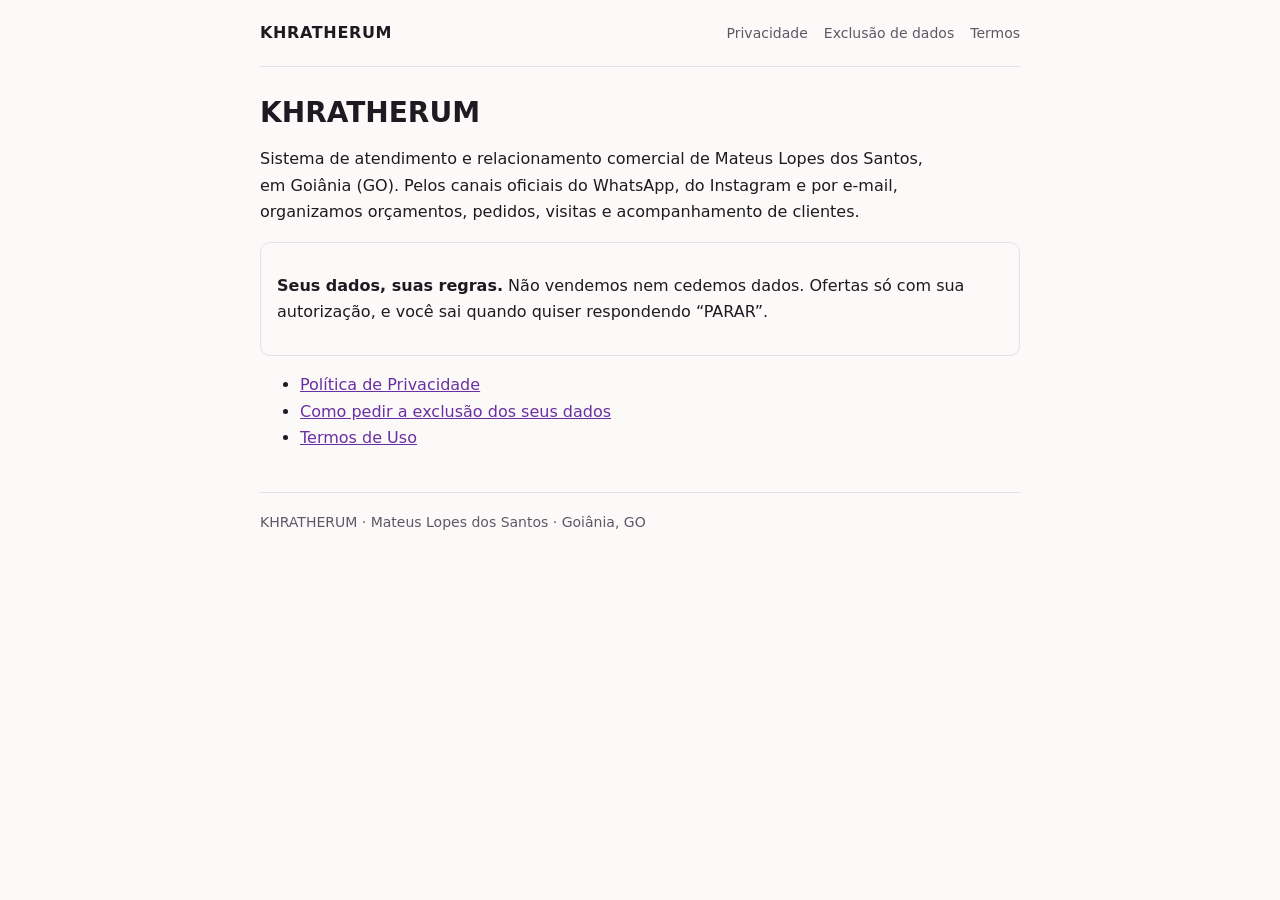
<file: index.html>
<!doctype html>
<html lang="pt-BR"><head><meta charset="utf-8"><meta name="viewport" content="width=device-width,initial-scale=1">
<title>KHRATHERUM</title><meta name="description" content="KHRATHERUM — atendimento e relacionamento comercial de Mateus Lopes dos Santos.">
<link rel="stylesheet" href="estilo.css"></head>
<body>
<header><a href="index.html">KHRATHERUM</a><nav><a href="privacidade.html">Privacidade</a><a href="exclusao-de-dados.html">Exclusão de dados</a><a href="termos.html">Termos</a></nav></header>
<main>
<h1>KHRATHERUM</h1>
<p>Sistema de atendimento e relacionamento comercial de Mateus Lopes dos Santos, em Goiânia (GO). Pelos canais oficiais do WhatsApp, do Instagram e por e-mail, organizamos orçamentos, pedidos, visitas e acompanhamento de clientes.</p>
<div class="caixa">
<p><b>Seus dados, suas regras.</b> Não vendemos nem cedemos dados. Ofertas só com sua autorização, e você sai quando quiser respondendo “PARAR”.</p>
</div>
<ul>
<li><a href="privacidade.html">Política de Privacidade</a></li>
<li><a href="exclusao-de-dados.html">Como pedir a exclusão dos seus dados</a></li>
<li><a href="termos.html">Termos de Uso</a></li>
</ul>
</main>
<footer>KHRATHERUM · Mateus Lopes dos Santos · Goiânia, GO</footer>
</body></html>
</file>
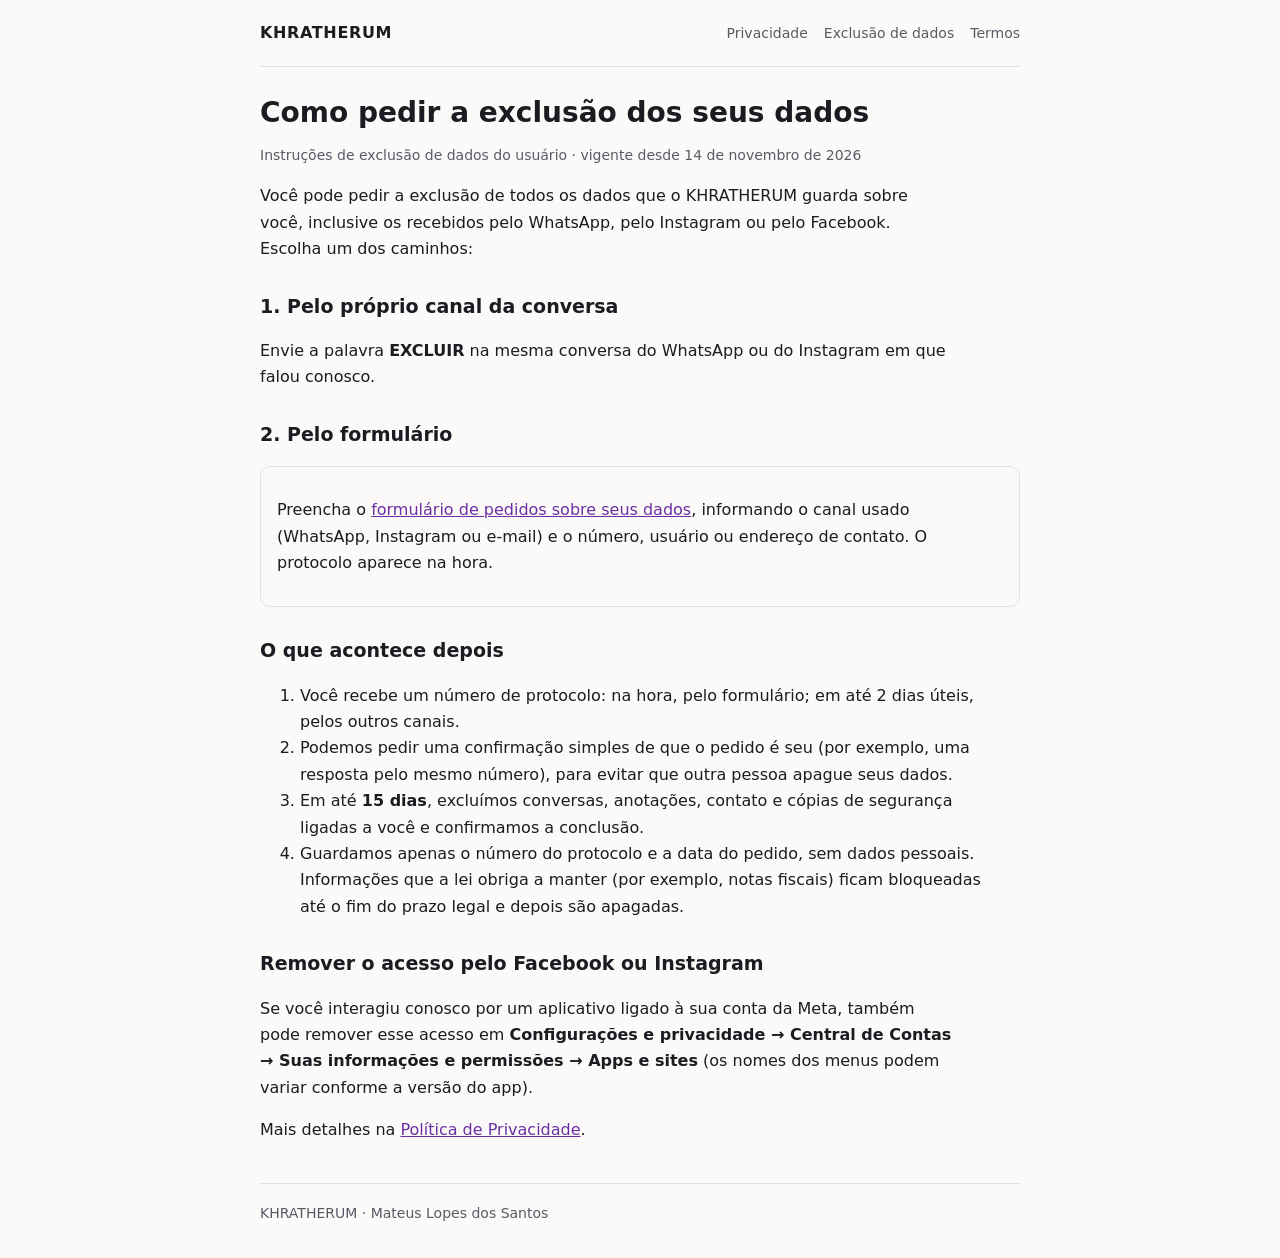
<file: exclusao-de-dados.html>
<!doctype html>
<html lang="pt-BR"><head><meta charset="utf-8"><meta name="viewport" content="width=device-width,initial-scale=1">
<title>Exclusão de Dados — KHRATHERUM</title><link rel="stylesheet" href="estilo.css"></head>
<body>
<header><a href="index.html">KHRATHERUM</a><nav><a href="privacidade.html">Privacidade</a><a href="exclusao-de-dados.html">Exclusão de dados</a><a href="termos.html">Termos</a></nav></header>
<main>
<h1>Como pedir a exclusão dos seus dados</h1>
<p class="data">Instruções de exclusão de dados do usuário · vigente desde 14 de novembro de 2026</p>

<p>Você pode pedir a exclusão de todos os dados que o KHRATHERUM guarda sobre você, inclusive os recebidos pelo WhatsApp, pelo Instagram ou pelo Facebook. Escolha um dos caminhos:</p>

<h2>1. Pelo próprio canal da conversa</h2>
<p>Envie a palavra <b>EXCLUIR</b> na mesma conversa do WhatsApp ou do Instagram em que falou conosco.</p>

<h2>2. Pelo formulário</h2>
<div class="caixa"><p>Preencha o <a href="https://mateus-satellite-c675d.tail157dbd.ts.net/privacidade">formulário de pedidos sobre seus dados</a>, informando o canal usado (WhatsApp, Instagram ou e-mail) e o número, usuário ou endereço de contato. O protocolo aparece na hora.</p></div>

<h2>O que acontece depois</h2>
<ol>
<li>Você recebe um número de protocolo: na hora, pelo formulário; em até 2 dias úteis, pelos outros canais.</li>
<li>Podemos pedir uma confirmação simples de que o pedido é seu (por exemplo, uma resposta pelo mesmo número), para evitar que outra pessoa apague seus dados.</li>
<li>Em até <b>15 dias</b>, excluímos conversas, anotações, contato e cópias de segurança ligadas a você e confirmamos a conclusão.</li>
<li>Guardamos apenas o número do protocolo e a data do pedido, sem dados pessoais. Informações que a lei obriga a manter (por exemplo, notas fiscais) ficam bloqueadas até o fim do prazo legal e depois são apagadas.</li>
</ol>

<h2>Remover o acesso pelo Facebook ou Instagram</h2>
<p>Se você interagiu conosco por um aplicativo ligado à sua conta da Meta, também pode remover esse acesso em <b>Configurações e privacidade → Central de Contas → Suas informações e permissões → Apps e sites</b> (os nomes dos menus podem variar conforme a versão do app).</p>

<p>Mais detalhes na <a href="privacidade.html">Política de Privacidade</a>.</p>
</main>
<footer>KHRATHERUM · Mateus Lopes dos Santos</footer>
</body></html>
</file>
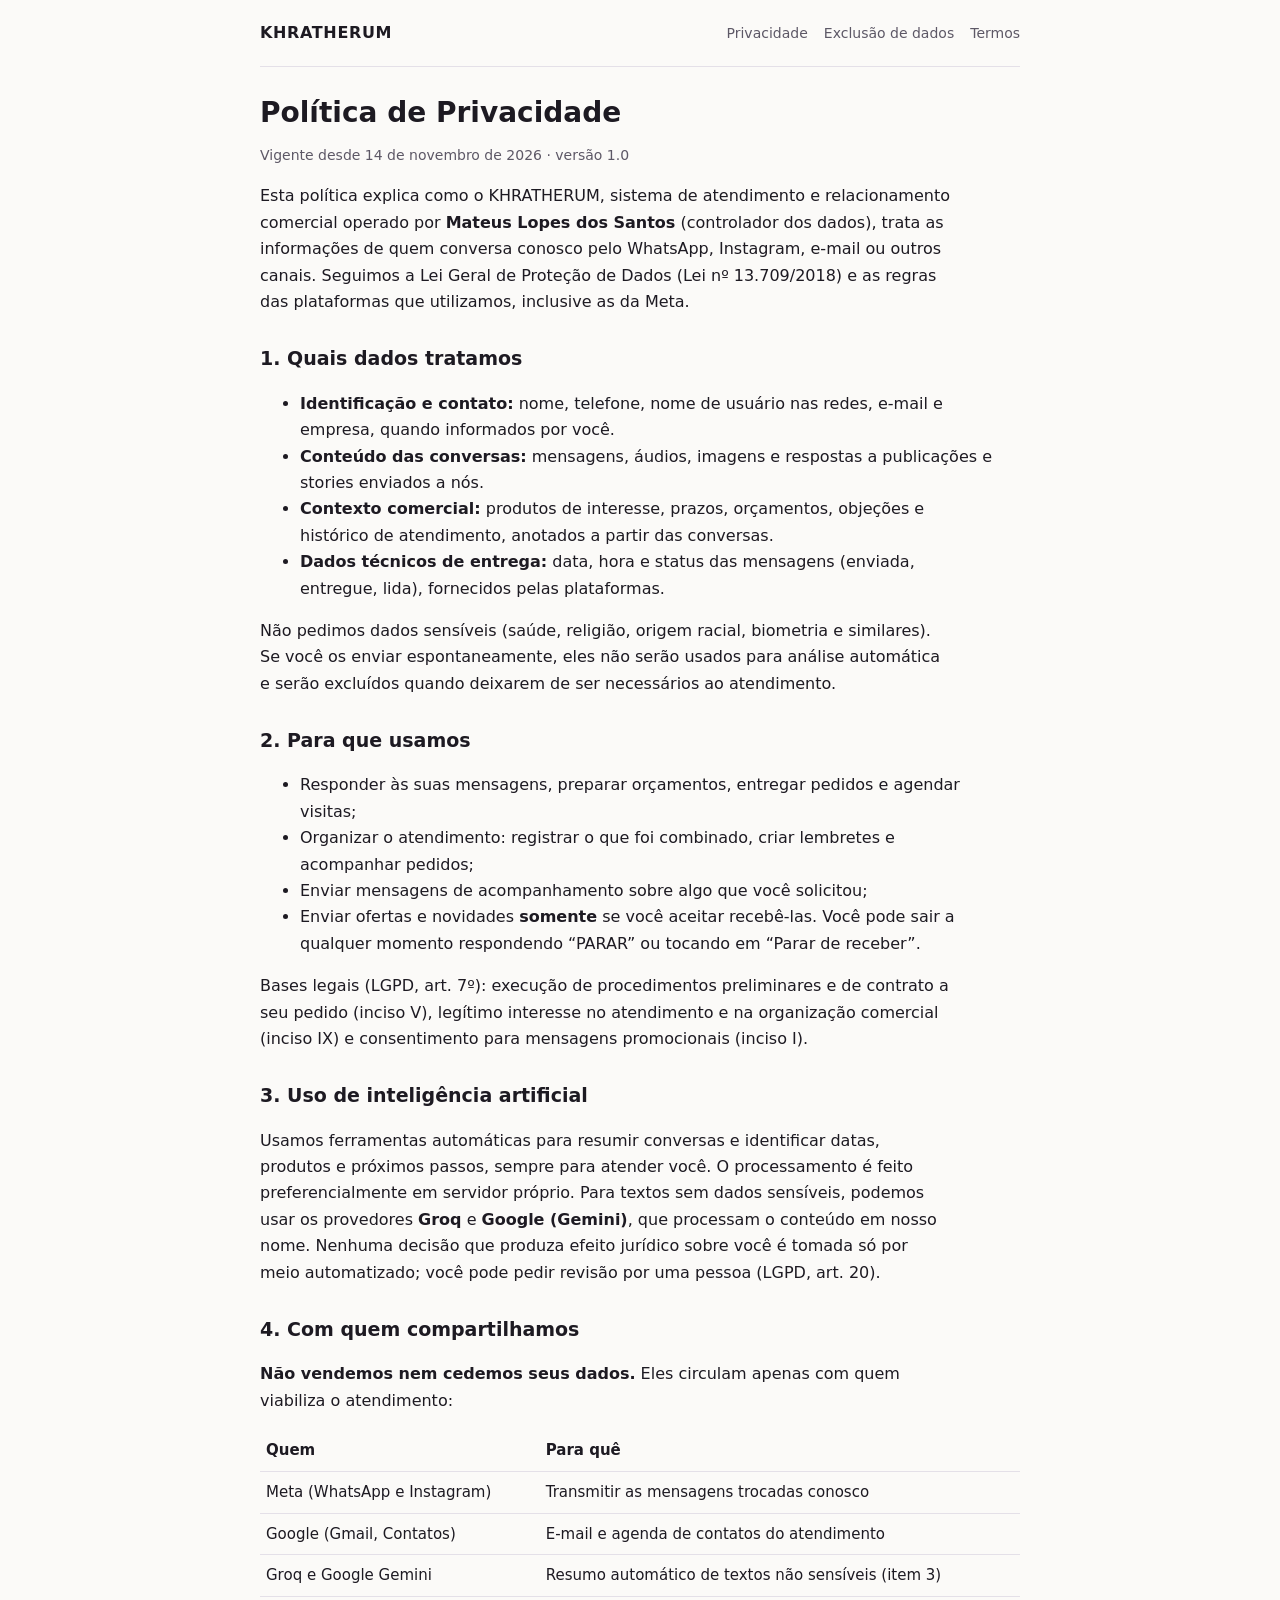
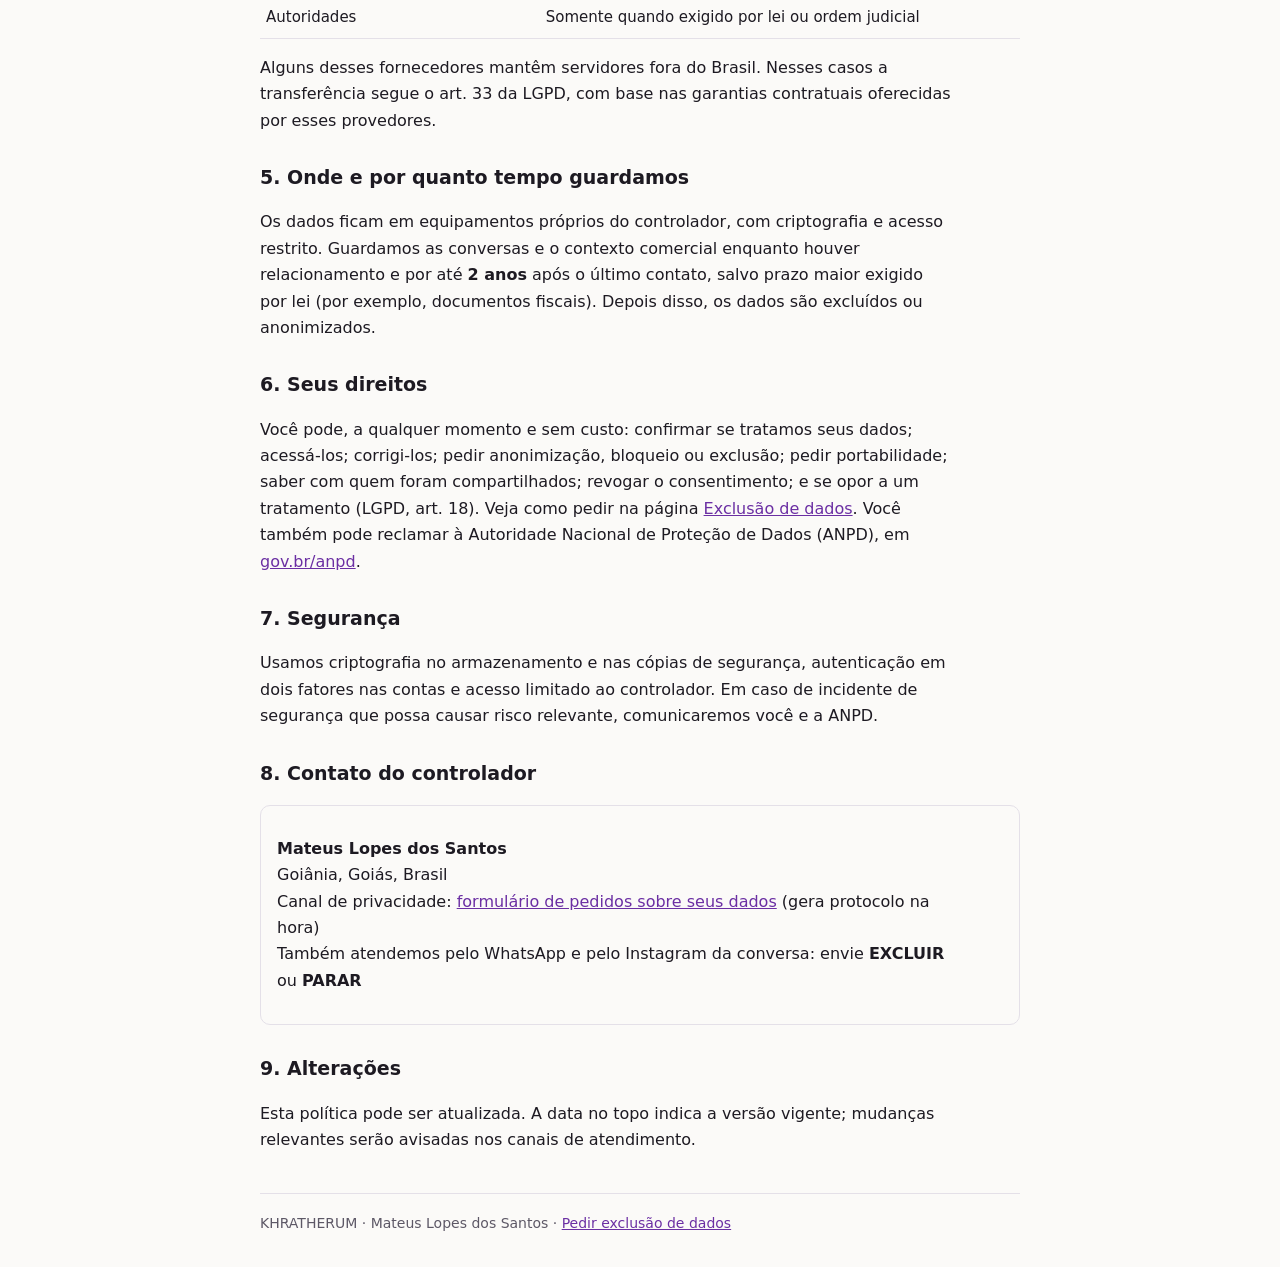
<file: privacidade.html>
<!doctype html>
<html lang="pt-BR"><head><meta charset="utf-8"><meta name="viewport" content="width=device-width,initial-scale=1">
<title>Política de Privacidade — KHRATHERUM</title><link rel="stylesheet" href="estilo.css"></head>
<body>
<header><a href="index.html">KHRATHERUM</a><nav><a href="privacidade.html">Privacidade</a><a href="exclusao-de-dados.html">Exclusão de dados</a><a href="termos.html">Termos</a></nav></header>
<main>
<h1>Política de Privacidade</h1>
<p class="data">Vigente desde 14 de novembro de 2026 · versão 1.0</p>

<p>Esta política explica como o KHRATHERUM, sistema de atendimento e relacionamento comercial operado por <b>Mateus Lopes dos Santos</b> (controlador dos dados), trata as informações de quem conversa conosco pelo WhatsApp, Instagram, e-mail ou outros canais. Seguimos a Lei Geral de Proteção de Dados (Lei nº 13.709/2018) e as regras das plataformas que utilizamos, inclusive as da Meta.</p>

<h2>1. Quais dados tratamos</h2>
<ul>
<li><b>Identificação e contato:</b> nome, telefone, nome de usuário nas redes, e-mail e empresa, quando informados por você.</li>
<li><b>Conteúdo das conversas:</b> mensagens, áudios, imagens e respostas a publicações e stories enviados a nós.</li>
<li><b>Contexto comercial:</b> produtos de interesse, prazos, orçamentos, objeções e histórico de atendimento, anotados a partir das conversas.</li>
<li><b>Dados técnicos de entrega:</b> data, hora e status das mensagens (enviada, entregue, lida), fornecidos pelas plataformas.</li>
</ul>
<p>Não pedimos dados sensíveis (saúde, religião, origem racial, biometria e similares). Se você os enviar espontaneamente, eles não serão usados para análise automática e serão excluídos quando deixarem de ser necessários ao atendimento.</p>

<h2>2. Para que usamos</h2>
<ul>
<li>Responder às suas mensagens, preparar orçamentos, entregar pedidos e agendar visitas;</li>
<li>Organizar o atendimento: registrar o que foi combinado, criar lembretes e acompanhar pedidos;</li>
<li>Enviar mensagens de acompanhamento sobre algo que você solicitou;</li>
<li>Enviar ofertas e novidades <b>somente</b> se você aceitar recebê-las. Você pode sair a qualquer momento respondendo “PARAR” ou tocando em “Parar de receber”.</li>
</ul>
<p>Bases legais (LGPD, art. 7º): execução de procedimentos preliminares e de contrato a seu pedido (inciso V), legítimo interesse no atendimento e na organização comercial (inciso IX) e consentimento para mensagens promocionais (inciso I).</p>

<h2>3. Uso de inteligência artificial</h2>
<p>Usamos ferramentas automáticas para resumir conversas e identificar datas, produtos e próximos passos, sempre para atender você. O processamento é feito preferencialmente em servidor próprio. Para textos sem dados sensíveis, podemos usar os provedores <b>Groq</b> e <b>Google (Gemini)</b>, que processam o conteúdo em nosso nome. Nenhuma decisão que produza efeito jurídico sobre você é tomada só por meio automatizado; você pode pedir revisão por uma pessoa (LGPD, art. 20).</p>

<h2>4. Com quem compartilhamos</h2>
<p><b>Não vendemos nem cedemos seus dados.</b> Eles circulam apenas com quem viabiliza o atendimento:</p>
<div class="tabela"><table>
<tr><th>Quem</th><th>Para quê</th></tr>
<tr><td>Meta (WhatsApp e Instagram)</td><td>Transmitir as mensagens trocadas conosco</td></tr>
<tr><td>Google (Gmail, Contatos)</td><td>E-mail e agenda de contatos do atendimento</td></tr>
<tr><td>Groq e Google Gemini</td><td>Resumo automático de textos não sensíveis (item 3)</td></tr>
<tr><td>Autoridades</td><td>Somente quando exigido por lei ou ordem judicial</td></tr>
</table></div>
<p>Alguns desses fornecedores mantêm servidores fora do Brasil. Nesses casos a transferência segue o art. 33 da LGPD, com base nas garantias contratuais oferecidas por esses provedores.</p>

<h2>5. Onde e por quanto tempo guardamos</h2>
<p>Os dados ficam em equipamentos próprios do controlador, com criptografia e acesso restrito. Guardamos as conversas e o contexto comercial enquanto houver relacionamento e por até <b>2 anos</b> após o último contato, salvo prazo maior exigido por lei (por exemplo, documentos fiscais). Depois disso, os dados são excluídos ou anonimizados.</p>

<h2>6. Seus direitos</h2>
<p>Você pode, a qualquer momento e sem custo: confirmar se tratamos seus dados; acessá-los; corrigi-los; pedir anonimização, bloqueio ou exclusão; pedir portabilidade; saber com quem foram compartilhados; revogar o consentimento; e se opor a um tratamento (LGPD, art. 18). Veja como pedir na página <a href="exclusao-de-dados.html">Exclusão de dados</a>. Você também pode reclamar à Autoridade Nacional de Proteção de Dados (ANPD), em <a href="https://www.gov.br/anpd">gov.br/anpd</a>.</p>

<h2>7. Segurança</h2>
<p>Usamos criptografia no armazenamento e nas cópias de segurança, autenticação em dois fatores nas contas e acesso limitado ao controlador. Em caso de incidente de segurança que possa causar risco relevante, comunicaremos você e a ANPD.</p>

<h2>8. Contato do controlador</h2>
<div class="caixa">
<p><b>Mateus Lopes dos Santos</b><br>Goiânia, Goiás, Brasil<br>Canal de privacidade: <a href="https://mateus-satellite-c675d.tail157dbd.ts.net/privacidade">formulário de pedidos sobre seus dados</a> (gera protocolo na hora)<br>Também atendemos pelo WhatsApp e pelo Instagram da conversa: envie <b>EXCLUIR</b> ou <b>PARAR</b></p>
</div>

<h2>9. Alterações</h2>
<p>Esta política pode ser atualizada. A data no topo indica a versão vigente; mudanças relevantes serão avisadas nos canais de atendimento.</p>
</main>
<footer>KHRATHERUM · Mateus Lopes dos Santos · <a href="exclusao-de-dados.html">Pedir exclusão de dados</a></footer>
</body></html>
</file>
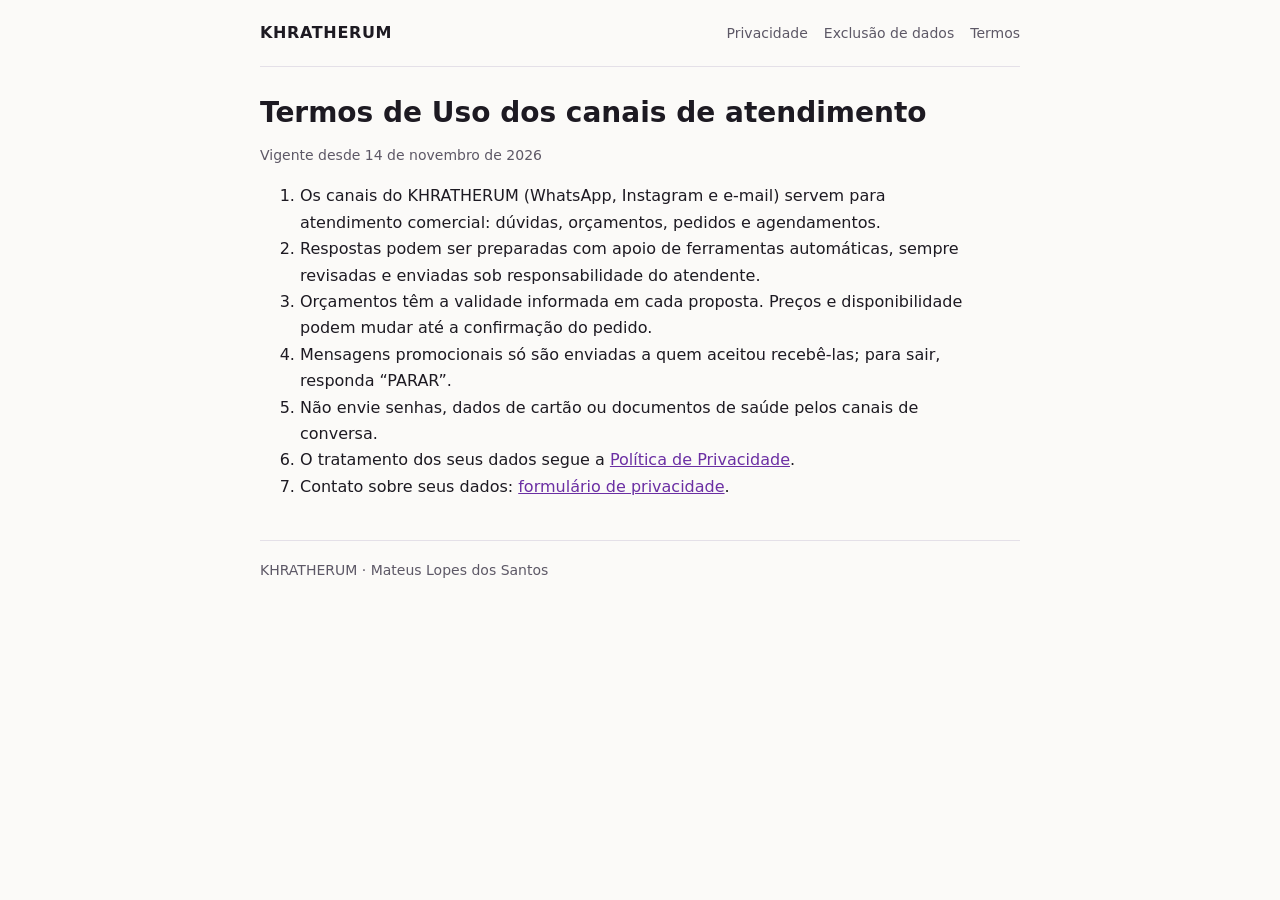
<file: termos.html>
<!doctype html>
<html lang="pt-BR"><head><meta charset="utf-8"><meta name="viewport" content="width=device-width,initial-scale=1">
<title>Termos de Uso — KHRATHERUM</title><link rel="stylesheet" href="estilo.css"></head>
<body>
<header><a href="index.html">KHRATHERUM</a><nav><a href="privacidade.html">Privacidade</a><a href="exclusao-de-dados.html">Exclusão de dados</a><a href="termos.html">Termos</a></nav></header>
<main>
<h1>Termos de Uso dos canais de atendimento</h1>
<p class="data">Vigente desde 14 de novembro de 2026</p>
<ol>
<li>Os canais do KHRATHERUM (WhatsApp, Instagram e e-mail) servem para atendimento comercial: dúvidas, orçamentos, pedidos e agendamentos.</li>
<li>Respostas podem ser preparadas com apoio de ferramentas automáticas, sempre revisadas e enviadas sob responsabilidade do atendente.</li>
<li>Orçamentos têm a validade informada em cada proposta. Preços e disponibilidade podem mudar até a confirmação do pedido.</li>
<li>Mensagens promocionais só são enviadas a quem aceitou recebê-las; para sair, responda “PARAR”.</li>
<li>Não envie senhas, dados de cartão ou documentos de saúde pelos canais de conversa.</li>
<li>O tratamento dos seus dados segue a <a href="privacidade.html">Política de Privacidade</a>.</li>
<li>Contato sobre seus dados: <a href="https://mateus-satellite-c675d.tail157dbd.ts.net/privacidade">formulário de privacidade</a>.</li>
</ol>
</main>
<footer>KHRATHERUM · Mateus Lopes dos Santos</footer>
</body></html>
</file>
<file: estilo.css>
:root{--bg:#fbfaf8;--fg:#1d1a22;--muted:#5d5866;--line:#e4e0e8;--accent:#6b2fa3;--sans:-apple-system,"Segoe UI",Roboto,system-ui,sans-serif}
@media (prefers-color-scheme:dark){:root{--bg:#140b1e;--fg:#f3eff7;--muted:#a89fb4;--line:#3a3342;--accent:#c98be0;color-scheme:dark}}
*{box-sizing:border-box}
body{margin:0;background:var(--bg);color:var(--fg);font:16px/1.65 var(--sans);padding:0 max(16px,env(safe-area-inset-left,0px))}
main,header,footer{max-width:760px;margin:0 auto}
header{display:flex;justify-content:space-between;align-items:center;gap:12px;flex-wrap:wrap;padding:20px 0;border-bottom:1px solid var(--line)}
header a{color:var(--fg);text-decoration:none;font-weight:700;letter-spacing:.04em}
nav{display:flex;gap:16px;flex-wrap:wrap;font-size:14px}
nav a{color:var(--muted);font-weight:400;letter-spacing:0}
h1{font-size:28px;line-height:1.25;margin:28px 0 6px;text-wrap:balance}
h2{font-size:19px;margin:28px 0 6px}
p,li{max-width:68ch}
a{color:var(--accent)}
.data{color:var(--muted);font-size:14px}
.caixa{border:1px solid var(--line);border-radius:10px;padding:14px 16px;margin:16px 0}
table{border-collapse:collapse;width:100%;font-size:15px}
td,th{border-bottom:1px solid var(--line);padding:8px 6px;text-align:left;vertical-align:top}
.tabela{overflow-x:auto}
footer{border-top:1px solid var(--line);margin-top:40px;padding:18px 0 32px;color:var(--muted);font-size:14px}
</file>
